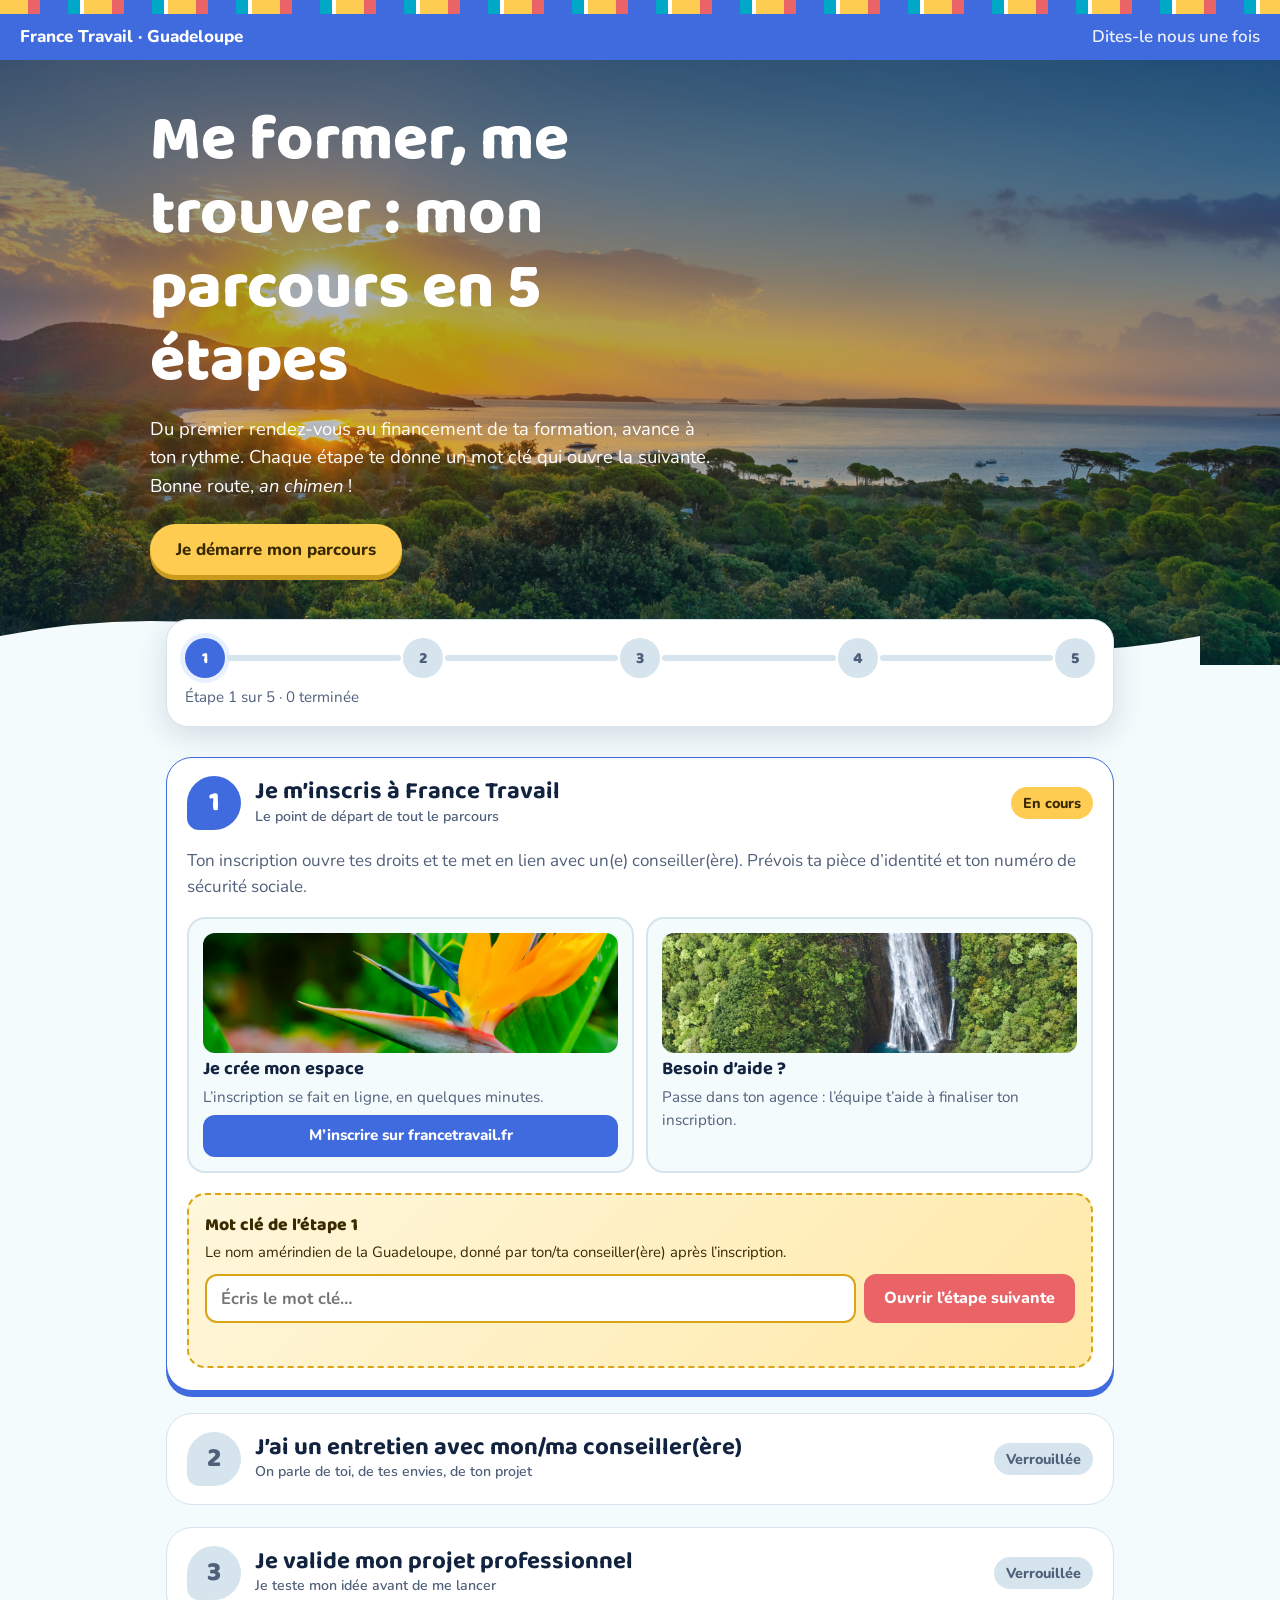
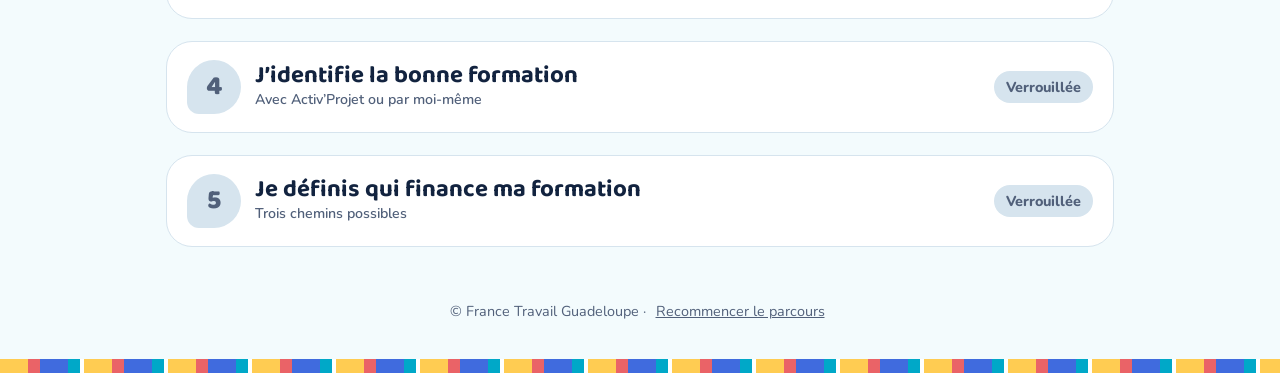
<file: index.html>
<!DOCTYPE html>
<html lang="fr">
<head>
<meta charset="UTF-8">
<meta name="viewport" content="width=device-width, initial-scale=1, viewport-fit=cover">
<title>Mon parcours pour me former – France Travail Guadeloupe</title>
<link rel="preconnect" href="https://fonts.googleapis.com">
<link href="https://fonts.googleapis.com/css2?family=Baloo+2:wght@600;800&family=Nunito:wght@400;600;800&display=swap" rel="stylesheet">
<style>
:root{
  box-sizing:border-box;padding-top:env(safe-area-inset-top,0px);padding-bottom:env(safe-area-inset-bottom,0px);
  --bg:#f3fbfd;--card:#fff;--ink:#12233f;--muted:#51607a;--line:#d6e4ee;
  --ft:#406bde;--ft-d:#2b4fb8;--sea:#00a8c8;--sun:#ffcc52;--hib:#ea6367;--leaf:#1f9d6b;
  --soft:#e8f0ff;--done:#e6f7ef;
  color-scheme:light;
}
@media (prefers-color-scheme:dark){:root:not([data-theme="light"]){
  --bg:#0c1626;--card:#13233b;--ink:#eaf1fb;--muted:#a3b3cc;--line:#26395a;--soft:#18305e;--done:#12342a;--ft:#6f94ff;--ft-d:#8aa8ff;color-scheme:dark}}
:root[data-theme="dark"]{--bg:#0c1626;--card:#13233b;--ink:#eaf1fb;--muted:#a3b3cc;--line:#26395a;--soft:#18305e;--done:#12342a;--ft:#6f94ff;--ft-d:#8aa8ff;color-scheme:dark}
html{scroll-padding-top:env(safe-area-inset-top,0px);scroll-behavior:smooth}
*{box-sizing:border-box}
body{margin:0;background:var(--bg);color:var(--ink);font:17px/1.55 Nunito,system-ui,sans-serif}
h1,h2,h3{font-family:"Baloo 2",Nunito,system-ui,sans-serif;line-height:1.15;margin:0}
a{color:var(--ft-d);font-weight:700}
:focus-visible{outline:3px solid var(--sun);outline-offset:2px}
.madras{height:14px;background:repeating-linear-gradient(90deg,var(--sun) 0 28px,var(--hib) 28px 40px,var(--ft) 40px 68px,var(--sea) 68px 80px,#fff 80px 84px)}
.top{background:var(--ft);color:#fff;padding:10px 20px;font-weight:800;display:flex;justify-content:space-between;gap:10px;flex-wrap:wrap}
.top span:last-child{font-weight:600;opacity:.9}

/* HERO */
.hero{background:linear-gradient(180deg,var(--ft) 0%,var(--sea) 100%);color:#fff;position:relative;overflow:hidden;padding:44px 20px 90px}
.hero-in{max-width:980px;margin:auto;position:relative;z-index:2}
.hero h1{font-size:clamp(2.2rem,6vw,4rem);font-weight:800;max-width:15ch}
.hero p{max-width:52ch;font-size:1.15rem;margin:16px 0 24px}
.cta{display:inline-block;background:var(--sun);color:#3a2a00;text-decoration:none;font-weight:800;padding:14px 26px;border-radius:99px;box-shadow:0 5px 0 #c99a1c;border:0;font:800 1.05rem Nunito,sans-serif;cursor:pointer}
.cta:active{transform:translateY(3px);box-shadow:0 2px 0 #c99a1c}
.sun{position:absolute;right:-60px;top:-60px;width:260px;height:260px;border-radius:50%;background:radial-gradient(circle,var(--sun) 0 45%,rgba(255,204,82,.35) 46% 70%,transparent 71%);animation:glow 6s ease-in-out infinite alternate}
@keyframes glow{to{transform:scale(1.08)}}
.waves{position:absolute;left:0;right:0;bottom:-1px;height:60px;z-index:1}


/* PROGRESSION */
.track{max-width:980px;margin:-46px auto 0;padding:0 16px;position:relative;z-index:3}
.track-box{background:var(--card);border-radius:22px;padding:16px 18px;box-shadow:0 8px 30px rgba(18,35,63,.15);border:1px solid var(--line)}
.dots{display:flex;align-items:center;gap:0;margin:2px 0 8px}
.dot{flex:0 0 auto;width:40px;height:40px;border-radius:50%;display:grid;place-items:center;font:800 1rem "Baloo 2",sans-serif;background:var(--line);color:var(--muted);text-decoration:none}
.dot.cur{background:var(--ft);color:#fff;box-shadow:0 0 0 5px var(--soft)}
.dot.ok{background:var(--leaf);color:#fff}
.bar{flex:1;height:6px;background:var(--line);border-radius:4px;margin:0 2px;overflow:hidden}
.bar i{display:block;height:100%;width:0;background:var(--leaf);transition:width .5s}
.track-box p{margin:0;color:var(--muted);font-size:.95rem}

/* ÉTAPES */
main{max-width:980px;margin:0 auto;padding:30px 16px 20px}
.step{background:var(--card);border:1px solid var(--line);border-radius:26px;margin:0 0 22px;position:relative;overflow:hidden}
.step-h{display:flex;align-items:center;gap:14px;padding:18px 20px}
.step-n{flex:0 0 auto;width:54px;height:54px;border-radius:50% 50% 50% 12px;background:var(--ft);color:#fff;display:grid;place-items:center;font:800 1.7rem "Baloo 2",sans-serif}
.step h2{font-size:1.5rem}
.step-h small{display:block;color:var(--muted);font-weight:600}
.badge{margin-left:auto;font-weight:800;font-size:.9rem;padding:5px 12px;border-radius:99px;background:var(--line);color:var(--muted);white-space:nowrap}
.step.locked .step-n{background:var(--line);color:var(--muted)}
.step.open{border-color:var(--ft);box-shadow:0 6px 0 var(--ft)}
.step.open .badge{background:var(--sun);color:#3a2a00}
.step.done{border-color:var(--leaf)}
.step.done .step-n{background:var(--leaf)}
.step.done .badge{background:var(--done);color:var(--leaf)}
.step-b{display:none;padding:0 20px 22px}
.step.open .step-b,.step.done .step-b{display:block}
.step.done .step-b{display:none}
.step.done.peek .step-b{display:block}
.peekbtn{background:none;border:0;color:var(--ft-d);font:700 .9rem Nunito;cursor:pointer;margin-left:8px;text-decoration:underline}
.lead{margin:0 0 16px;color:var(--muted)}
.grid{display:grid;gap:12px;grid-template-columns:repeat(auto-fit,minmax(220px,1fr))}
.tile{border:2px solid var(--line);border-radius:18px;padding:14px;background:var(--bg);display:flex;flex-direction:column;gap:6px}
.tile h3{font-size:1.15rem}
.tile p{margin:0;font-size:.95rem;color:var(--muted)}
.pic{position:relative;height:120px;border-radius:12px;overflow:hidden;background:var(--soft);flex:0 0 auto}.pic svg,.pic img{position:absolute;inset:0;width:100%;height:100%;object-fit:cover;display:block}.hero-pic{position:absolute;inset:0;height:auto;border-radius:0;background:none;z-index:0}.hero-pic svg{top:auto;height:62%}.hero-pic.has-photo::after{content:"";position:absolute;inset:0;background:linear-gradient(180deg,rgba(18,35,63,.6),rgba(18,35,63,.2) 65%,rgba(0,100,140,.25))}.end-pic{max-width:300px;height:150px;margin:0 auto 14px;border:4px solid #fff;border-radius:20px}
.tile a.btn,.btn{margin-top:auto;display:inline-block;text-decoration:none;background:var(--ft);color:#fff;font-weight:800;padding:9px 16px;border-radius:12px;text-align:center;font-size:.95rem}
.tile label{display:flex;gap:8px;align-items:center;font-weight:700;font-size:.95rem;cursor:pointer;margin-top:4px}
.tile input[type=checkbox]{width:22px;height:22px;accent-color:var(--leaf)}
.tile.checked{border-color:var(--leaf);background:var(--done)}
.tip{background:var(--soft);border-radius:14px;padding:12px 14px;margin:14px 0 0;font-size:.95rem}
.tabs{display:flex;gap:8px;flex-wrap:wrap;margin:0 0 14px}
.tab{border:2px solid var(--ft);background:transparent;color:var(--ft-d);font:800 .95rem Nunito;padding:8px 14px;border-radius:99px;cursor:pointer}
.tab[aria-selected=true]{background:var(--ft);color:#fff}
.org{border-left:6px solid var(--sea);background:var(--bg);border-radius:12px;padding:12px 14px}
.org h3{font-size:1.1rem}.org p{margin:3px 0 0;font-size:.92rem;color:var(--muted)}
.empty{grid-column:1/-1;border:2px dashed var(--line);border-radius:14px;padding:16px;color:var(--muted)}
.fin{border-top:8px solid var(--c,var(--ft))}
.fin ol{margin:4px 0 6px;padding-left:20px;font-size:.93rem;color:var(--muted)}

/* MOT CLÉ */
.key{margin-top:20px;background:linear-gradient(135deg,#fff7dc,#ffe9a8);color:#3a2a00;border-radius:18px;padding:16px;border:2px dashed #d9a516}
.key b{font:800 1.1rem "Baloo 2",sans-serif}
.key p{margin:2px 0 10px;font-size:.93rem}
.key form{display:flex;gap:8px;flex-wrap:wrap}
.key input{flex:1 1 180px;font:700 1.05rem Nunito;padding:11px 14px;border-radius:12px;border:2px solid #d9a516;background:#fff;color:#12233f}
.key button{background:var(--hib);color:#fff;border:0;border-radius:12px;font:800 1rem Nunito;padding:11px 20px;cursor:pointer}
.msg{min-height:1.4em;margin-top:6px;font-weight:700;font-size:.93rem}
.msg.err{color:#a1262a}
.shake{animation:sh .35s}
@keyframes sh{25%{transform:translateX(-7px)}75%{transform:translateX(7px)}}

/* FIN */
.end{display:none;text-align:center;background:linear-gradient(135deg,var(--ft),var(--sea));color:#fff;border-radius:28px;padding:36px 20px;margin-bottom:22px}
.end.show{display:block}
.end h2{font-size:2.2rem}.end p{max-width:48ch;margin:10px auto 18px}
.end .big{font-size:3.5rem}
.end .cta{margin:4px}
footer{text-align:center;color:var(--muted);padding:10px 16px 36px;font-size:.9rem}
.reset{background:none;border:0;color:var(--muted);text-decoration:underline;cursor:pointer;font:inherit}
@media (max-width:560px){.badge{display:none}.palm{display:none}.step-h{padding:14px}.step-b{padding:0 14px 18px}}
@media (prefers-reduced-motion:reduce){*{animation:none!important;transition:none!important;scroll-behavior:auto!important}}
</style>
</head>
<body>
<div class="madras"></div>
<div class="top"><span>France Travail · Guadeloupe</span><span>Dites-le nous une fois</span></div>

<header class="hero">
  <div class="sun"></div>
  <div class="pic hero-pic" data-scene="hero" data-photo="media/accueil.jpg" aria-hidden="true"></div>
  <div class="hero-in">
    <h1>Me former, me trouver : mon parcours en 5 étapes</h1>
    <p>Du premier rendez-vous au financement de ta formation, avance à ton rythme. Chaque étape te donne un mot clé qui ouvre la suivante. Bonne route, <i>an chimen</i> !</p>
    <a class="cta" href="#etapes" id="go">Je démarre mon parcours</a>
  </div>
  <svg class="waves" viewBox="0 0 1200 60" preserveAspectRatio="none" aria-hidden="true"><path d="M0 30 Q150 0 300 30 T600 30 T900 30 T1200 30 V60 H0Z" fill="var(--bg)"/></svg>
</header>

<section class="track" aria-label="Ma progression">
  <div class="track-box">
    <div class="dots" id="dots"></div>
    <p id="prog">Étape 1 sur 5</p>
  </div>
</section>

<main id="etapes">

  <!-- ÉTAPE 1 -->
  <article class="step" data-i="0">
    <div class="step-h"><div class="step-n">1</div><div><h2>Je m’inscris à France Travail</h2><small>Le point de départ de tout le parcours</small></div><span class="badge"></span></div>
    <div class="step-b">
      <p class="lead">Ton inscription ouvre tes droits et te met en lien avec un(e) conseiller(ère). Prévois ta pièce d’identité et ton numéro de sécurité sociale.</p>
      <div class="grid">
        <div class="tile"><div class="pic" data-scene="town" data-photo="media/img-1.jpg"></div><h3>Je crée mon espace</h3><p>L’inscription se fait en ligne, en quelques minutes.</p><a class="btn" href="https://www.francetravail.fr/accueil/" target="_blank" rel="noopener">M’inscrire sur francetravail.fr</a></div>
        <div class="tile"><div class="pic" data-scene="madras" data-photo="media/img-2.jpg"></div><h3>Besoin d’aide ?</h3><p>Passe dans ton agence : l’équipe t’aide à finaliser ton inscription.</p></div>
      </div>
    </div>
  </article>

  <!-- ÉTAPE 2 -->
  <article class="step" data-i="1">
    <div class="step-h"><div class="step-n">2</div><div><h2>J’ai un entretien avec mon/ma conseiller(ère)</h2><small>On parle de toi, de tes envies, de ton projet</small></div><span class="badge"></span></div>
    <div class="step-b">
      <p class="lead">C’est le moment de dire où tu en es et où tu veux aller. Ton ou ta conseiller(ère) t’écoute et construit le parcours avec toi.</p>
      <div class="grid">
        <div class="tile"><div class="pic" data-scene="cane" data-photo="media/img-3.jpg"></div><h3>J’apporte</h3><p>Mon CV (même imparfait), mes diplômes, mes idées de métiers.</p></div>
        <div class="tile"><div class="pic" data-scene="sunset" data-photo="media/img-4.jpg"></div><h3>Je pose mes questions</h3><p>Formations, financement, immersions : tout se demande à l’entretien.</p></div>
        <div class="tile"><div class="pic" data-scene="beach" data-photo="media/img-5.jpg"></div><h3>Je prends rendez-vous</h3><p>Depuis mon espace personnel ou en agence.</p></div>
      </div>
    </div>
  </article>

  <!-- ÉTAPE 3 -->
  <article class="step" data-i="2">
    <div class="step-h"><div class="step-n">3</div><div><h2>Je valide mon projet professionnel</h2><small>Je teste mon idée avant de me lancer</small></div><span class="badge"></span></div>
    <div class="step-b">
      <p class="lead">Quatre façons de vérifier que le métier te correspond. Coche celles que tu as faites, puis entre le mot clé.</p>
      <div class="grid" id="sub">
        <div class="tile"><div class="pic" data-scene="waterfall" data-photo="media/img-6.jpg"></div><h3>1. Réaliser une enquête métier</h3><p>Sur papier, en interview d’un pro, ou avec MyJobGlasses.</p><a class="btn" href="https://www.myjobglasses.com" target="_blank" rel="noopener">Aller sur MyJobGlasses</a><label><input type="checkbox"> C’est fait</label></div>
        <div class="tile"><div class="pic" data-scene="town" data-photo="media/img-7.jpg"></div><h3>2. Faire une immersion en entreprise</h3><p>Quelques jours sur le terrain pour voir le métier de près.</p><a class="btn" href="https://immersion-facile.beta.gouv.fr/" target="_blank" rel="noopener">Immersion Facilitée</a><label><input type="checkbox"> C’est fait</label></div>
        <div class="tile"><div class="pic" data-scene="hibiscus" data-photo="media/img-8.jpg"></div><h3>3. Participer à l’atelier Activ’Projet</h3><p>Un atelier pour clarifier ton projet et trouver tes pistes. Demande à ton/ta conseiller(ère) la prochaine session.</p><label><input type="checkbox"> C’est fait</label></div>
        <div class="tile"><div class="pic" data-scene="volcano" data-photo="media/img-9.jpg"></div><h3>4. Explorer Métierscope</h3><p>Compare tes compétences avec celles des métiers qui recrutent.</p><a class="btn" href="https://dataemploi.francetravail.fr/metierscope" target="_blank" rel="noopener">Aller sur Métierscope</a><label><input type="checkbox"> C’est fait</label></div>
      </div>
    </div>
  </article>

  <!-- ÉTAPE 4 -->
  <article class="step" data-i="3">
    <div class="step-h"><div class="step-n">4</div><div><h2>J’identifie la bonne formation</h2><small>Avec Activ’Projet ou par moi-même</small></div><span class="badge"></span></div>
    <div class="step-b">
      <p class="lead">Activ’Projet t’aide à choisir, mais tu peux aussi chercher seul(e). Voici les organismes de formation de Guadeloupe, île par île.</p>
      <div class="tabs" role="tablist" id="tabs"></div>
      <div class="grid" id="orgs"></div>
      <p class="tip">Une formation te plaît ? Note son nom et parles-en à ton/ta conseiller(ère) : il ou elle vérifie qu’elle correspond à ton projet.</p>
    </div>
  </article>

  <!-- ÉTAPE 5 -->
  <article class="step" data-i="4">
    <div class="step-h"><div class="step-n">5</div><div><h2>Je définis qui finance ma formation</h2><small>Trois chemins possibles</small></div><span class="badge"></span></div>
    <div class="step-b">
      <p class="lead">Selon ta situation, la formation peut être financée par France Travail, par la Région ou par toi-même avec ton CPF.</p>
      <div class="grid">
        <div class="tile fin" style="--c:var(--ft)"><div class="pic" data-scene="volcano" data-photo="media/img-10.jpg"></div><h3>France Travail</h3><p>Consulte les formations financées et repère celle de ton projet.</p><ol><li>Va sur le site des formations</li><li>Filtre sur la Guadeloupe</li><li>Valide avec ton/ta conseiller(ère)</li></ol><a class="btn" href="https://candidat.francetravail.fr/formations/" target="_blank" rel="noopener">Voir les formations</a></div>
        <div class="tile fin" style="--c:var(--hib)"><div class="pic" data-scene="hibiscus" data-photo="media/img-11.jpg"></div><h3>La Région Guadeloupe</h3><p>Pour une demande de financement régional :</p><ol><li>Choisis ta formation et son organisme</li><li>Demande à ton/ta conseiller(ère) le dossier à remplir</li><li>Dépose-le auprès des services de la Région</li></ol><a class="btn" href="https://www.regionguadeloupe.fr" target="_blank" rel="noopener">Site de la Région</a></div>
        <div class="tile fin" style="--c:var(--sun)"><div class="pic" data-scene="beach" data-photo="media/img-12.jpg"></div><h3>Moi-même (CPF)</h3><p>J’utilise mes droits acquis avec Mon Compte Formation.</p><ol><li>Je me connecte avec mon numéro de sécurité sociale</li><li>Je consulte mon solde</li><li>Je choisis et je réserve ma formation</li></ol><a class="btn" href="https://www.moncompteformation.gouv.fr" target="_blank" rel="noopener">Mon Compte Formation</a></div>
      </div>
    </div>
  </article>

  <section class="end" id="end">
    <div class="pic end-pic" data-scene="sunset" data-photo="media/fin.jpg"></div>
    <h2>Bravo, ton parcours est tracé !</h2>
    <p>Tu sais où tu vas, quelle formation viser et comment la financer. Retourne voir ton/ta conseiller(ère) pour passer à l’action.</p>
    <a class="cta" href="https://www.francetravail.fr/accueil/" target="_blank" rel="noopener">Voir les offres France Travail</a>
    <a class="cta" href="questionnaire.html">Donner mon avis</a>
  </section>
</main>

<footer>© France Travail Guadeloupe · <button class="reset" id="reset">Recommencer le parcours</button></footer>
<div class="madras"></div>

<script>
/* ====== À MODIFIER ICI ======
   Mots clés : un par étape (accents et majuscules ignorés).
   Astuce : le/la conseiller(ère) donne le mot à la fin de chaque étape. */
const KEYWORDS = [
  { word: "KARUKERA", hint: "Le nom amérindien de la Guadeloupe, donné par ton/ta conseiller(ère) après l’inscription." },
  { word: "GWADLOUP", hint: "Ton/ta conseiller(ère) te le donne à la fin de l’entretien." },
  { word: "MADRAS",   hint: "Il t’est donné quand tu as terminé tes actions de validation (étape 3)." },
  { word: "BOKIT",    hint: "Demande-le à ton/ta conseiller(ère) quand tu as choisi une formation." },
  { word: "TI-PUNCH", hint: "À récupérer une fois ton mode de financement identifié." }
];
/* Organismes par île. À compléter avec votre liste complète. */
const ORGS = {
  "Grande-Terre": [
    { n: "IFACOM Formation", a: "60-70 quai Ferdinand de Lesseps, Centre Saint John Perse, Pointe-à-Pitre" },
    { n: "CCI des Îles de Guadeloupe", a: "Rue Félix Eboué, Pointe-à-Pitre" },
    { n: "GRETA Grande-Terre", a: "Résidence Les Cannelières, Morne l’Épingle, Les Abymes", w: "https://www.gretagrandeterre.fr/" },
    { n: "CFA polyvalent de l’Académie de la Guadeloupe", a: "Résidence Les Cannelières, Providence, Les Abymes" }
  ],
  "Basse-Terre": [],
  "Marie-Galante": [],
  "Les Saintes": [],
  "La Désirade": []
};

/* ====== MOTEUR ====== */
const $ = s => document.querySelector(s), $$ = s => [...document.querySelectorAll(s)];
const norm = t => t.toLowerCase().normalize("NFD").replace(/[\u0300-\u036f]/g,"").replace(/[^a-z0-9]/g,"");
const steps = $$(".step"), N = steps.length;
let state = { unlocked: 0, subs: [false,false,false,false] };
try { const s = JSON.parse(localStorage.getItem("parcours-gp")); if (s && typeof s.unlocked === "number") state = s; } catch(e){}
const save = () => { try { localStorage.setItem("parcours-gp", JSON.stringify(state)); } catch(e){} };

/* Mot clé sous chaque étape */
steps.forEach((el, i) => {
  const k = document.createElement("div");
  k.className = "key";
  const last = i === N - 1;
  k.innerHTML = '<b>Mot clé de l’étape ' + (i+1) + '</b><p>' + KEYWORDS[i].hint + '</p>' +
    '<form autocomplete="off"><input type="text" aria-label="Mot clé de l’étape ' + (i+1) + '" placeholder="Écris le mot clé…">' +
    '<button type="submit">' + (last ? "Terminer mon parcours" : "Ouvrir l’étape suivante") + '</button></form><div class="msg" role="status"></div>';
  el.querySelector(".step-b").appendChild(k);
  const form = k.querySelector("form"), msg = k.querySelector(".msg"), input = k.querySelector("input");
  form.addEventListener("submit", e => {
    e.preventDefault();
    if (norm(input.value) === norm(KEYWORDS[i].word)) {
      if (state.unlocked <= i) state.unlocked = i + 1;
      save(); render(true);
    } else {
      msg.className = "msg err";
      msg.textContent = "Ce n’est pas le bon mot. Vérifie auprès de ton/ta conseiller(ère) et réessaie.";
      form.classList.remove("shake"); void form.offsetWidth; form.classList.add("shake");
    }
  });
});

/* Sous-points étape 3 */
$$("#sub .tile").forEach((t, i) => {
  const cb = t.querySelector("input");
  cb.checked = !!state.subs[i];
  t.classList.toggle("checked", cb.checked);
  cb.addEventListener("change", () => { state.subs[i] = cb.checked; t.classList.toggle("checked", cb.checked); save(); });
});

/* Organismes par île */
const tabs = $("#tabs");
Object.keys(ORGS).forEach((isle, i) => {
  const b = document.createElement("button");
  b.className = "tab"; b.type = "button"; b.setAttribute("role","tab");
  b.textContent = isle + (ORGS[isle].length ? " (" + ORGS[isle].length + ")" : "");
  b.addEventListener("click", () => showIsle(isle));
  tabs.appendChild(b);
});
function showIsle(isle) {
  $$(".tab").forEach(b => b.setAttribute("aria-selected", b.textContent.startsWith(isle)));
  const list = ORGS[isle];
  $("#orgs").innerHTML = list.length
    ? list.map(o => '<div class="org"><h3>' + o.n + '</h3><p>' + o.a + '</p>' +
        (o.w ? '<p><a href="' + o.w + '" target="_blank" rel="noopener">Site web</a></p>' : '') + '</div>').join("")
    : '<div class="empty">Les organismes de ' + isle + ' arrivent bientôt. En attendant, demande la liste à ton/ta conseiller(ère).</div>';
}
showIsle("Grande-Terre");

/* Affichage */
function render(scroll) {
  const u = state.unlocked;
  steps.forEach((el, i) => {
    el.classList.remove("locked","open","done");
    const badge = el.querySelector(".badge");
    if (i < u) { el.classList.add("done"); badge.textContent = "Terminée ✓"; }
    else if (i === u) { el.classList.add("open"); badge.textContent = "En cours"; }
    else { el.classList.add("locked"); badge.textContent = "Verrouillée"; }
    /* revoir une étape terminée */
    const h = el.querySelector(".step-h");
    let pk = h.querySelector(".peekbtn");
    if (i < u && !pk) {
      pk = document.createElement("button"); pk.className = "peekbtn"; pk.type = "button"; pk.textContent = "Revoir";
      pk.addEventListener("click", () => { const o = el.classList.toggle("peek"); pk.textContent = o ? "Replier" : "Revoir"; });
      h.querySelector("div:nth-child(2)").appendChild(pk);
    }
  });
  $("#dots").innerHTML = steps.map((_, i) =>
    '<a class="dot ' + (i < u ? "ok" : i === u ? "cur" : "") + '" href="#" aria-label="Étape ' + (i+1) + '">' + (i < u ? "✓" : i+1) + '</a>' +
    (i < N-1 ? '<span class="bar"><i style="width:' + (i < u ? 100 : 0) + '%"></i></span>' : "")).join("");
  $$(".dot").forEach((d, i) => d.addEventListener("click", e => { e.preventDefault(); if (i <= u) steps[i].scrollIntoView({behavior:"smooth", block:"start"}); }));
  $("#prog").textContent = u >= N ? "Parcours terminé : bravo !" : "Étape " + (u+1) + " sur " + N + " · " + u + " terminée" + (u > 1 ? "s" : "");
  $("#end").classList.toggle("show", u >= N);
  if (scroll) {
    const t = u >= N ? $("#end") : steps[u];
    setTimeout(() => t.scrollIntoView({ behavior: "smooth", block: "start" }), 150);
  }
}
$("#reset").addEventListener("click", () => {
  if (confirm("Recommencer le parcours depuis l’étape 1 ?")) { state = { unlocked: 0, subs: [false,false,false,false] }; save(); location.reload(); }
});
/* ====== IMAGES : illustrations de Guadeloupe ======
   Pour des vraies photos HD, déposer media/accueil.jpg, media/img-1.jpg … img-12.jpg, media/fin.jpg
   à côté de index.html : elles recouvrent automatiquement les illustrations. */
let gid = 0;
const S = (a, b, body) => { const g = "g" + gid++; return '<svg viewBox="0 0 400 200" preserveAspectRatio="xMidYMid slice" aria-hidden="true"><defs><linearGradient id="' + g + '" x1="0" y1="0" x2="0" y2="1"><stop offset="0" stop-color="' + a + '"/><stop offset="1" stop-color="' + b + '"/></linearGradient></defs><rect width="400" height="200" fill="url(#' + g + ')"/>' + body + '</svg>'; };
const sea = (y, c1, c2) => `<rect y="${y}" width="400" height="${200 - y}" fill="${c1}"/><path d="M0 ${y + 14} Q50 ${y + 6} 100 ${y + 14} T200 ${y + 14} T300 ${y + 14} T400 ${y + 14} V200 H0Z" fill="${c2}" opacity=".6"/>`;
const sun = (x, y, r, c = "#ffcc52") => `<circle cx="${x}" cy="${y}" r="${r * 1.7}" fill="${c}" opacity=".3"/><circle cx="${x}" cy="${y}" r="${r}" fill="${c}"/>`;
const palm = (x, y, s = 1) => `<g transform="translate(${x} ${y}) scale(${s})"><path d="M0 0 Q8 -40 -2 -82" stroke="#7a4a21" stroke-width="7" fill="none" stroke-linecap="round"/><g transform="translate(-2 -82)" fill="#1f9d6b">${[-80, -40, 0, 40, 80, 125, -125].map(r => `<ellipse cx="30" rx="32" ry="7" transform="rotate(${r})"/>`).join("")}</g></g>`;
const boat = (x, y, hull, sail) => `<path d="M${x} ${y}h44l-7 11h-30z" fill="${hull}"/><path d="M${x + 22} ${y}V${y - 34}L${x + 42} ${y - 4}z" fill="${sail}"/>`;
const MC = ["#ea6367", "#406bde", "#12233f", "#00a8c8"];
const SCENES = {
  hero: () => '<svg viewBox="0 0 1200 220" preserveAspectRatio="xMidYMax slice" aria-hidden="true"><path d="M0 220V150L180 125L300 95L390 40L480 100L580 125L720 140L900 112L1050 132L1200 120V220Z" fill="#0f5a6a" opacity=".6"/><ellipse cx="396" cy="30" rx="46" ry="14" fill="#fff" opacity=".75"/><ellipse cx="436" cy="14" rx="34" ry="11" fill="#fff" opacity=".6"/><path d="M0 195Q300 168 600 190T1200 185V220H0Z" fill="#14705a"/>' + palm(930, 215, 1.7) + palm(1040, 220, 1.3) + palm(130, 220, 1.4) + '</svg>',
  beach: () => S("#6fd3ec", "#e8fbff", sun(320, 50, 22) + sea(110, "#00a8c8", "#4fd1e6") + '<path d="M0 160Q120 135 260 150T400 145V200H0Z" fill="#f6dfa4"/>' + palm(90, 172, 1.1) + palm(145, 178, .8)),
  volcano: () => S("#ffb36b", "#ffe6a8", sun(70, 45, 18, "#fff3c4") + '<path d="M0 150L110 112L170 82L215 40L260 76L300 100L400 140V200H0Z" fill="#2f6f5a"/><ellipse cx="228" cy="32" rx="26" ry="10" fill="#fff" opacity=".85"/><ellipse cx="252" cy="20" rx="22" ry="9" fill="#fff" opacity=".7"/><path d="M0 168Q100 150 200 168T400 162V200H0Z" fill="#1f9d6b"/>'),
  sunset: () => S("#ff7a59", "#ffd27a", sun(200, 108, 30, "#fff0b3") + sea(112, "#1b4f8f", "#406bde") + '<path d="M170 126h60M180 136h40M188 146h24" stroke="#ffd27a" stroke-width="3" stroke-linecap="round"/>' + boat(300, 116, "#12233f", "#fff")),
  town: () => S("#9be3f2", "#e8fbff", sun(350, 35, 16) + sea(122, "#00a8c8", "#4fd1e6") + '<rect x="20" y="86" width="40" height="36" fill="#ea6367"/><rect x="62" y="96" width="34" height="26" fill="#ffcc52"/><rect x="98" y="80" width="42" height="42" fill="#406bde"/><rect x="142" y="92" width="34" height="30" fill="#fff"/>' + boat(215, 130, "#12233f", "#fff") + boat(300, 142, "#ea6367", "#ffcc52")),
  cane: () => S("#bfe9f5", "#fff3c4", sun(70, 45, 18) + '<rect y="112" width="400" height="88" fill="#7cc26a"/>' + Array.from({ length: 26 }, (_, i) => `<path d="M${i * 16 + 4} 200Q${i * 16 + 10} 140 ${i * 16 - 4} ${95 + (i % 4) * 8}" stroke="${i % 2 ? "#2f8f4a" : "#1f6f3a"}" stroke-width="5" fill="none" stroke-linecap="round"/>`).join("")),
  waterfall: () => S("#a9e3d0", "#e8fbf2", '<path d="M0 200V70L90 40L150 85L200 30L260 80L330 45L400 75V200Z" fill="#1f7a55"/><path d="M186 58Q196 120 190 200h28Q214 120 212 60Z" fill="#fff" opacity=".9"/><ellipse cx="204" cy="192" rx="52" ry="10" fill="#fff" opacity=".7"/><path d="M0 172Q100 152 200 172T400 166V200H0Z" fill="#12604a"/>'),
  hibiscus: () => S("#2f8f4a", "#1f6f3a", '<ellipse cx="70" cy="150" rx="60" ry="20" fill="#3fae5f" transform="rotate(-20 70 150)"/><ellipse cx="335" cy="55" rx="60" ry="20" fill="#3fae5f" transform="rotate(-20 335 55)"/>' + [0, 72, 144, 216, 288].map(r => `<ellipse cx="200" cy="58" rx="27" ry="40" fill="#ea6367" transform="rotate(${r} 200 100)"/>`).join("") + '<circle cx="200" cy="100" r="10" fill="#ffcc52"/><path d="M200 100L232 68" stroke="#ffcc52" stroke-width="4" stroke-linecap="round"/>'),
  madras: () => S("#ffcc52", "#ffcc52", Array.from({ length: 10 }, (_, i) => `<rect x="${i * 40 + 6}" width="${[14, 6, 22, 8][i % 4]}" height="200" fill="${MC[i % 4]}" opacity=".8"/><rect y="${i * 22}" width="400" height="${[8, 14, 6, 10][i % 4]}" fill="${MC[(i + 1) % 4]}" opacity=".6"/>`).join(""))
};
$$(".pic").forEach(el => {
  el.innerHTML = SCENES[el.dataset.scene]();
  const im = new Image(); im.alt = "";
  im.onload = () => { const s = el.querySelector("svg"); if (s) s.remove(); el.appendChild(im); el.classList.add("has-photo"); };
  im.src = el.dataset.photo;
});
render(false);
</script>
</body>
</html>
</file>
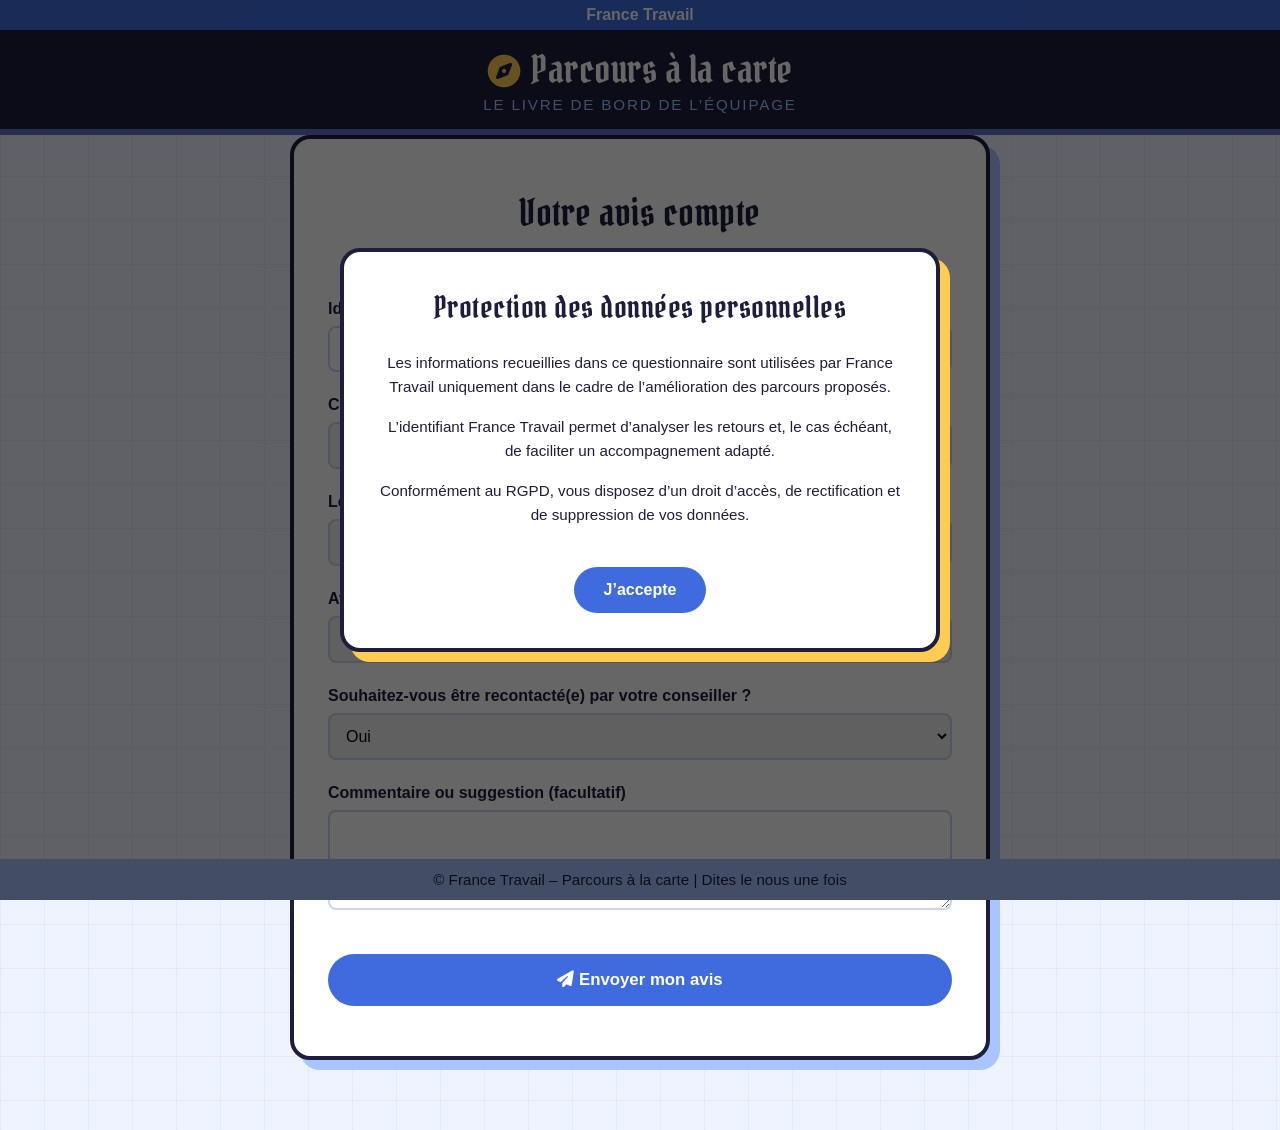
<file: questionnaire (1).html>
<!DOCTYPE html>
<html lang="fr">
<head>
<meta charset="UTF-8" />
<meta name="viewport" content="width=device-width, initial-scale=1.0">
<title>Questionnaire de satisfaction – France Travail</title>
<link rel="preconnect" href="https://fonts.googleapis.com">
<link href="https://fonts.googleapis.com/css2?family=Pirata+One&display=swap" rel="stylesheet">
<link rel="stylesheet" href="https://cdnjs.cloudflare.com/ajax/libs/font-awesome/6.5.0/css/all.min.css">
<link rel="stylesheet" href="style.css">
</head>
<body>

<div class="ft-header">France Travail</div>
<div class="header">
  <h1 class="title"><i class="fa-solid fa-compass"></i>Parcours à la carte</h1>
  <p class="sub">Le livre de bord de l’équipage</p>
</div>

<div id="decor"></div>

<!-- POPUP RGPD -->
<div class="rgpd-overlay" id="rgpdOverlay">
  <div class="rgpd-box">
    <h2 class="title">Protection des données personnelles</h2>
    <p>Les informations recueillies dans ce questionnaire sont utilisées par France Travail uniquement dans le cadre de l’amélioration des parcours proposés.</p>
    <p>L’identifiant France Travail permet d’analyser les retours et, le cas échéant, de faciliter un accompagnement adapté.</p>
    <p>Conformément au RGPD, vous disposez d’un droit d’accès, de rectification et de suppression de vos données.</p>
    <button class="rgpd-btn" id="acceptRgpd">J’accepte</button>
  </div>
</div>

<!-- FORMULAIRE -->
<main class="container survey" id="surveyContainer">
  <h2 class="title">Votre avis compte</h2>
  <p class="intro">Merci de consacrer quelques minutes à l’amélioration de nos parcours.</p>

  <form id="surveyForm">
    <label for="ftId">Identifiant France Travail *</label>
    <input type="text" id="ftId" required>

    <label for="q1">Ce parcours vous a-t-il été utile ?</label>
    <select id="q1">
      <option>Très utile</option><option>Utile</option><option>Peu utile</option><option>Pas du tout utile</option>
    </select>

    <label for="q2">Les informations étaient-elles claires ?</label>
    <select id="q2">
      <option>Très claires</option><option>Plutôt claires</option><option>Peu claires</option><option>Pas claires</option>
    </select>

    <label for="q3">Avez-vous identifié des opportunités suite à ce parcours ?</label>
    <select id="q3">
      <option>Oui</option><option>Pas encore</option><option>Non</option>
    </select>

    <label for="q4">Souhaitez-vous être recontacté(e) par votre conseiller ?</label>
    <select id="q4">
      <option>Oui</option><option>Non</option>
    </select>

    <label for="comment">Commentaire ou suggestion (facultatif)</label>
    <textarea id="comment" rows="4"></textarea>

    <button type="submit" class="submit-btn"><i class="fa-solid fa-paper-plane"></i> Envoyer mon avis</button>
  </form>
</main>

<div class="footer">© France Travail – Parcours à la carte | Dites le nous une fois</div>

<script src="data.js"></script>
<script src="common.js"></script>
<script>
/* ================= RGPD ================= */
const acceptBtn = document.getElementById("acceptRgpd");
const overlay = document.getElementById("rgpdOverlay");
acceptBtn.addEventListener("click", () => {
  acceptBtn.classList.add("accepted");
  acceptBtn.textContent = "Accepté";
  setTimeout(() => { overlay.style.display = "none"; }, 400);
});

/* ================= ENVOI PAR MAIL ================= */
document.getElementById("surveyForm").addEventListener("submit", function (e) {
  e.preventDefault();
  const body =
`Identifiant France Travail : ${document.getElementById("ftId").value}

Utilité du parcours : ${document.getElementById("q1").value}
Clarté des informations : ${document.getElementById("q2").value}
Opportunités identifiées : ${document.getElementById("q3").value}
Souhaite être recontacté(e) : ${document.getElementById("q4").value}

Commentaire :
${document.getElementById("comment").value}`;

  window.location.href =
    "mailto:" + encodeURIComponent(CONTACT_EMAIL) +
    "?subject=" + encodeURIComponent("Questionnaire de satisfaction – Parcours Guadeloupe") +
    "&body=" + encodeURIComponent(body);

  setTimeout(() => { window.location.href = "thankyou.html"; }, 1500);
});
</script>
</body>
</html>
</file>
<file: style.css>
/* =====================================================
   PARCOURS À LA CARTE – CHASSE AU TRÉSOR
   Charte France Travail conservée :
   #406bde  #1d1e3c  #6370c9  #a9c4ff  #FFCC52  #6A408B  #ea6367  #00a8e8  #2ecc71
   ===================================================== */
:root{
  --ft:#406bde; --ft-dark:#3559b8;
  --navy:#1d1e3c; --indigo:#6370c9; --sky:#a9c4ff;
  --cyan:#00a8e8; --gold:#FFCC52; --purple:#6A408B;
  --coral:#ea6367; --green:#2ecc71; --chart:#eef3ff;
}
*{box-sizing:border-box}
html{scroll-behavior:smooth}
body{
  margin:0;
  font-family:"Marianne",Arial,sans-serif;
  color:var(--navy);
  background-color:var(--chart);
  /* quadrillage de carte marine */
  background-image:
    linear-gradient(rgba(64,107,222,.07) 1px,transparent 1px),
    linear-gradient(90deg,rgba(64,107,222,.07) 1px,transparent 1px);
  background-size:44px 44px;
  min-height:100vh;
  padding-bottom:70px;
  overflow-x:hidden;
  position:relative;
}
.title{font-family:"Pirata One","Marianne",Georgia,serif;font-weight:400;letter-spacing:.5px}

/* ---------- Bandeaux ---------- */
.ft-header{background:var(--ft);color:#fff;text-align:center;padding:6px 0;font-weight:bold;font-size:16px;position:relative;z-index:10}
.header{
  background:var(--navy);color:#fff;padding:18px 10px 16px;text-align:center;
  border-bottom:6px solid var(--indigo);position:relative;z-index:10;
}
.header h1{margin:0;font-size:2.4rem;line-height:1.1}
.header h1 i{color:var(--gold);margin-right:10px;font-size:.85em}
.header .sub{margin:6px 0 0;color:var(--sky);font-size:.95rem;letter-spacing:.12em;text-transform:uppercase}

/* ---------- Décor : pièces d'or flottantes ---------- */
#decor{position:fixed;inset:0;pointer-events:none;overflow:hidden;z-index:0}
.coin{
  position:absolute;bottom:-120px;border-radius:50%;opacity:.4;
  animation:floatUp linear infinite;
}
.coin.gold{background:radial-gradient(circle at 30% 30%,#ffe9a8,var(--gold) 60%,#d9a420);border:2px solid #b9871a}
@keyframes floatUp{from{transform:translateY(0) rotate(0);opacity:.4}to{transform:translateY(-125vh) rotate(360deg);opacity:0}}

/* ---------- Conteneur ---------- */
.container{max-width:1100px;margin:auto;padding:50px 20px 40px;position:relative;z-index:2;opacity:0;transform:translateY(30px);animation:fadeIn 1s ease forwards}
@keyframes fadeIn{to{opacity:1;transform:none}}
.section-title{text-align:center;font-size:2.1rem;margin:70px 0 28px}
.section-title i{color:var(--gold);margin-right:8px}

/* ---------- Hero ---------- */
.hero{display:grid;grid-template-columns:1.05fr 1fr;gap:50px;align-items:center}
.hero-text{font-size:1.12rem;line-height:1.7}
.hero-text .kicker{display:inline-block;background:var(--gold);color:var(--navy);font-weight:700;padding:5px 14px;border-radius:30px;font-size:.85rem;letter-spacing:.08em;text-transform:uppercase}
.hero-text h2{font-size:2.8rem;line-height:1.05;margin:14px 0 14px}
.frame{
  position:relative;border:6px solid var(--navy);border-radius:16px;overflow:hidden;
  box-shadow:12px 12px 0 var(--gold);transform:rotate(1.5deg);background:var(--navy);aspect-ratio:16/10;
}
.frame img,.frame video{width:100%;height:100%;object-fit:cover;display:block}
.frame video{position:absolute;inset:0}
.frame .credit{position:absolute;right:8px;bottom:6px;background:rgba(29,30,60,.75);color:#fff;font-size:.7rem;padding:2px 8px;border-radius:10px}

/* ---------- Étapes « comment ça marche » ---------- */
.steps-grid{display:grid;grid-template-columns:repeat(auto-fit,minmax(220px,1fr));gap:26px}
.how{background:#fff;border:3px solid var(--navy);border-radius:18px;padding:30px 22px 24px;text-align:center;position:relative;box-shadow:6px 6px 0 var(--sky)}
.how .num{position:absolute;top:-20px;left:50%;transform:translateX(-50%);width:40px;height:40px;border-radius:50%;background:var(--gold);color:var(--navy);font-weight:800;display:grid;place-items:center;border:3px solid var(--navy);font-size:1.1rem}
.how i{font-size:2rem;color:var(--ft);margin:6px 0 10px}
.how h3{margin:0 0 6px;font-size:1.1rem}
.how p{margin:0;font-size:.95rem;line-height:1.5}

/* ---------- Cartes parcours ---------- */
.cards{display:grid;grid-template-columns:repeat(auto-fit,minmax(300px,1fr));gap:44px}
.card{
  position:relative;overflow:hidden;min-height:340px;border-radius:22px;cursor:pointer;color:#fff;
  background:var(--navy) center/cover no-repeat;display:flex;flex-direction:column;justify-content:flex-end;
  padding:30px;text-decoration:none;
  animation:glow 3s infinite ease-in-out;transition:transform .2s ease;
}
.card::before{content:"";position:absolute;inset:0;background:linear-gradient(180deg,rgba(29,30,60,.05) 0%,rgba(29,30,60,.92) 78%)}
.card::after{content:"";position:absolute;inset:0;background:radial-gradient(circle at center,rgba(255,255,255,.25),transparent 60%);opacity:0;transition:opacity .3s}
.card:hover{transform:translateY(-6px)}
.card:hover::after{opacity:1}
.card:active{transform:scale(.97)}
.card>*{position:relative;z-index:1}
.card .ribbon{position:absolute;top:22px;left:-6px;background:var(--gold);color:var(--navy);font-weight:800;padding:6px 20px 6px 18px;border-radius:0 30px 30px 0;z-index:2;box-shadow:0 4px 10px rgba(0,0,0,.3)}
.card h2{margin:0 0 8px;font-size:2.1rem}
.card .meta{display:flex;flex-wrap:wrap;gap:14px;font-size:.95rem;color:var(--sky);margin-bottom:16px}
.card .go{display:inline-flex;align-items:center;gap:10px;align-self:flex-start;background:var(--coral);color:#fff;font-weight:700;padding:11px 22px;border-radius:30px}
@keyframes glow{0%{box-shadow:0 0 12px rgba(64,107,222,.4)}50%{box-shadow:0 0 30px rgba(64,107,222,.85)}100%{box-shadow:0 0 12px rgba(64,107,222,.4)}}

/* ---------- Établissements partenaires ---------- */
.crew{display:flex;flex-wrap:wrap;gap:16px;justify-content:center}
.chip{background:#fff;border:3px solid var(--navy);border-radius:16px;padding:14px 20px;text-decoration:none;color:var(--navy);min-width:220px;text-align:center;transition:transform .2s,box-shadow .2s}
.chip:hover{transform:translateY(-4px);box-shadow:0 10px 22px rgba(0,0,0,.18)}
.chip b{display:block;font-size:1.02rem}
.chip span{font-size:.85rem;color:var(--indigo)}
.chip i{color:var(--gold);margin-right:6px;text-shadow:0 0 1px var(--navy)}

/* ---------- Galerie ---------- */
.gallery{display:grid;grid-template-columns:repeat(auto-fit,minmax(240px,1fr));gap:22px}
.gallery figure{margin:0;border:4px solid var(--navy);border-radius:14px;overflow:hidden;background:#fff;box-shadow:6px 6px 0 var(--sky)}
.gallery img{width:100%;aspect-ratio:4/3;object-fit:cover;display:block;background:var(--sky)}
.gallery figcaption{padding:10px 12px;font-size:.85rem;line-height:1.4}
.gallery figcaption b{display:block;font-size:.95rem}

/* ---------- Boutons ---------- */
.actions{margin-top:70px;display:flex;flex-wrap:wrap;justify-content:center;gap:26px}
.btn{display:inline-flex;align-items:center;gap:12px;text-decoration:none;color:#fff;padding:16px 34px;border-radius:40px;font-size:1.05rem;font-weight:600;border:none;cursor:pointer;font-family:inherit;transition:transform .2s,box-shadow .2s}
.btn i{font-size:1.2rem}
.btn:hover{transform:translateY(-4px);box-shadow:0 10px 25px rgba(0,0,0,.25)}
.btn:active{transform:scale(.96)}
.btn-ft{background:var(--ft)}
.btn-immersion{background:var(--purple)}
.btn-satisfaction{background:var(--gold);color:var(--navy)}

/* ---------- Footer ---------- */
.footer{position:fixed;bottom:0;left:0;width:100%;background:var(--sky);color:var(--navy);text-align:center;padding:12px 10px;font-size:.95rem;font-weight:500;z-index:10}

/* =====================================================
   PAGE DE CHASSE
   ===================================================== */
.hud{background:var(--navy);color:#fff;display:flex;flex-wrap:wrap;gap:12px 28px;justify-content:center;align-items:center;padding:10px 16px;border-bottom:4px solid var(--gold);position:relative;z-index:11;font-weight:700}
.hud span{display:inline-flex;align-items:center;gap:8px}
.hud i{color:var(--gold)}
.hud .rv{color:var(--sky);font-weight:500}

.action-bar{display:flex;justify-content:center;flex-wrap:wrap;gap:16px;margin:16px 0 4px;position:relative;z-index:5}
.back-home,.start-btn{padding:11px 22px;border-radius:30px;display:inline-flex;align-items:center;gap:8px;font-weight:700;font-size:1rem;cursor:pointer;transition:.2s;border:none;font-family:inherit;text-decoration:none}
.back-home{background:var(--ft);color:#fff}
.back-home:hover{background:var(--ft-dark)}
.start-btn{background:var(--coral);color:#fff;animation:pulse 2s infinite}
.start-btn:hover{background:#d65256}
@keyframes pulse{0%{box-shadow:0 0 0 0 rgba(234,99,103,.7)}70%{box-shadow:0 0 0 14px rgba(234,99,103,0)}100%{box-shadow:0 0 0 0 rgba(234,99,103,0)}}

.hunt{max-width:1250px;margin:14px auto 30px;padding:0 20px;display:grid;grid-template-columns:1.5fr 1fr;gap:24px;position:relative;z-index:5;align-items:start}
.map-wrap{position:relative}
#map{height:calc(100vh - 290px);min-height:480px;border:4px solid var(--navy);border-radius:16px;box-shadow:8px 8px 0 var(--gold)}
.fog{position:absolute;inset:4px;border-radius:12px;z-index:500;background:rgba(29,30,60,.72);color:#fff;display:flex;flex-direction:column;align-items:center;justify-content:center;text-align:center;padding:30px;backdrop-filter:blur(3px)}
.fog i{font-size:3rem;color:var(--gold);margin-bottom:12px}
.fog h2{margin:0 0 8px;font-size:2.2rem}
.fog p{max-width:420px;line-height:1.6;margin:0 0 20px}

.logbook{background:#fff;border:4px solid var(--navy);border-radius:16px;padding:20px;box-shadow:8px 8px 0 var(--sky);max-height:calc(100vh - 290px);min-height:480px;overflow-y:auto}
.logbook h2{margin:0 0 12px;font-size:1.7rem}
.logbook h2 i{color:var(--gold);margin-right:8px}
.steps{list-style:none;margin:0 0 18px;padding:0;display:grid;gap:8px}
.step{display:flex;align-items:center;gap:12px;padding:9px 12px;border-radius:12px;background:var(--chart);font-size:.95rem;border:2px solid transparent}
.step .n{width:30px;height:30px;border-radius:50%;display:grid;place-items:center;font-weight:800;background:var(--sky);color:var(--navy);flex:none;font-size:.9rem}
.step.current{border-color:var(--gold);background:#fff8e0}
.step.current .n{background:var(--gold)}
.step.done{background:#e6f9ee}
.step.done .n{background:var(--green);color:#fff}
.step.locked{opacity:.55}
.step small{display:block;color:var(--indigo)}

.clue{border:3px dashed var(--indigo);border-radius:14px;overflow:hidden;background:#fff}
.clue .media{position:relative;aspect-ratio:16/10;background:var(--navy)}
.clue .media img,.clue .media video{position:absolute;inset:0;width:100%;height:100%;object-fit:cover}
.clue .media .credit{position:absolute;right:6px;bottom:5px;background:rgba(29,30,60,.75);color:#fff;font-size:.65rem;padding:2px 7px;border-radius:10px;z-index:2}
.clue .body{padding:14px 16px 16px}
.clue .tag{display:inline-block;background:var(--gold);color:var(--navy);font-weight:800;font-size:.75rem;padding:3px 10px;border-radius:20px;text-transform:uppercase;letter-spacing:.06em}
.clue h3{margin:8px 0 4px;font-size:1.6rem}
.clue .addr{font-size:.9rem;color:var(--indigo);margin:0 0 10px;line-height:1.5}
.clue .addr a{color:var(--ft);font-weight:700}
.clue .mission{background:var(--chart);border-left:5px solid var(--ft);border-radius:8px;padding:10px 12px;font-size:.9rem;line-height:1.5;margin-bottom:12px}
.clue .btn{width:100%;justify-content:center;padding:13px 20px;font-size:1rem;background:var(--ft)}

/* ---------- Marqueurs ---------- */
.pin{width:40px;height:40px;border-radius:50%;display:grid;place-items:center;font-weight:800;font-size:1.05rem;color:var(--navy);background:var(--gold);border:4px solid var(--navy);box-shadow:0 4px 10px rgba(0,0,0,.35)}
.pin.current{animation:pinPulse 1.4s infinite}
.pin.done{background:var(--green);color:#fff}
@keyframes pinPulse{0%{box-shadow:0 0 0 0 rgba(255,204,82,.9)}70%{box-shadow:0 0 0 18px rgba(255,204,82,0)}100%{box-shadow:0 0 0 0 rgba(255,204,82,0)}}

/* ---------- Modales ---------- */
.modal-bg{position:fixed;inset:0;background:rgba(0,0,0,.6);display:flex;justify-content:center;align-items:center;z-index:9999;padding:16px}
.modal{background:#fff;padding:28px 26px 24px;border-radius:18px;border:4px solid var(--navy);width:100%;max-width:440px;text-align:center;position:relative;box-shadow:10px 10px 0 var(--gold);max-height:92vh;overflow-y:auto}
.modal.shake{animation:shake .4s}
@keyframes shake{20%,60%{transform:translateX(-9px)}40%,80%{transform:translateX(9px)}}
.close-btn{position:absolute;top:8px;right:14px;font-size:26px;cursor:pointer;background:none;border:none;color:var(--navy)}
.modal .kicker{display:inline-block;background:var(--gold);font-weight:800;font-size:.75rem;padding:3px 12px;border-radius:20px;text-transform:uppercase;letter-spacing:.08em}
.modal h3{margin:10px 0 6px;font-size:1.8rem}
.modal .q{font-size:1.1rem;font-weight:600;line-height:1.5;margin:6px 0 14px}
.modal .mission{background:var(--chart);border-left:5px solid var(--ft);border-radius:8px;padding:10px 12px;font-size:.88rem;line-height:1.5;text-align:left;margin-bottom:14px}
.modal input{width:100%;padding:13px;border-radius:10px;border:2px solid var(--indigo);font-size:1rem;font-family:inherit;text-align:center}
.modal input:focus{outline:3px solid var(--sky)}
.modal .msg{min-height:24px;margin:8px 0;font-weight:600;font-size:.92rem}
.modal .msg.err{color:var(--coral)}
.modal .msg.hint{color:var(--purple)}
.modal-actions{display:flex;gap:10px;justify-content:center;flex-wrap:wrap}
.modal-actions button,.modal-actions a{border:none;border-radius:30px;padding:12px 22px;font-weight:700;font-family:inherit;font-size:.98rem;cursor:pointer;text-decoration:none;display:inline-flex;align-items:center;gap:8px}
.b-main{background:var(--navy);color:#fff}
.b-alt{background:var(--sky);color:var(--navy)}
.b-gold{background:var(--gold);color:var(--navy)}
.chest{font-size:4.5rem;color:var(--gold);text-shadow:0 4px 0 var(--navy);margin-bottom:4px;animation:bounce 1.2s infinite}
@keyframes bounce{50%{transform:translateY(-10px)}}
.result{display:flex;justify-content:center;gap:24px;margin:14px 0 18px;font-weight:700}
.result div{background:var(--chart);border-radius:12px;padding:10px 18px}
.result b{display:block;font-size:1.5rem;color:var(--ft)}
.toast{position:fixed;top:90px;left:50%;transform:translateX(-50%);background:var(--green);color:#fff;font-weight:800;padding:12px 26px;border-radius:30px;z-index:10000;box-shadow:0 8px 20px rgba(0,0,0,.3);animation:toast 2.2s forwards}
@keyframes toast{0%{opacity:0;transform:translate(-50%,-20px) scale(.8)}15%,80%{opacity:1;transform:translate(-50%,0) scale(1)}100%{opacity:0;transform:translate(-50%,-10px)}}

/* =====================================================
   QUESTIONNAIRE & MERCI
   ===================================================== */
.rgpd-overlay{position:fixed;inset:0;background:rgba(0,0,0,.6);display:flex;align-items:center;justify-content:center;z-index:1000;padding:16px}
.rgpd-box{background:#fff;max-width:600px;padding:35px;border-radius:20px;text-align:center;border:4px solid var(--navy);box-shadow:10px 10px 0 var(--gold)}
.rgpd-box h2{margin-top:0;font-size:1.9rem}
.rgpd-box p{font-size:.95rem;line-height:1.6}
.rgpd-btn{margin-top:25px;padding:14px 30px;background:var(--ft);color:#fff;border:none;border-radius:30px;font-size:1rem;font-weight:bold;cursor:pointer;transition:background .3s;font-family:inherit}
.rgpd-btn.accepted{background:var(--green)}

.survey{max-width:700px;background:#fff;border:4px solid var(--navy);border-radius:20px;box-shadow:10px 10px 0 var(--sky);padding:50px 34px}
.survey h2{text-align:center;font-size:2.3rem;margin:0 0 6px}
.survey .intro{text-align:center;margin-bottom:30px}
.survey label{font-weight:bold;display:block;margin-top:24px}
.survey input[type=text],.survey textarea,.survey select{width:100%;padding:12px;margin-top:8px;border-radius:8px;border:2px solid #ccd3ee;font-family:inherit;font-size:1rem}
.survey input:focus,.survey textarea:focus,.survey select:focus{outline:3px solid var(--sky);border-color:var(--ft)}
.survey textarea{resize:vertical}
.submit-btn{margin-top:40px;width:100%;padding:16px;background:var(--ft);color:#fff;border:none;border-radius:30px;font-size:1.05rem;font-weight:bold;cursor:pointer;transition:background .3s,transform .2s;font-family:inherit}
.submit-btn:hover{background:var(--ft-dark);transform:translateY(-3px)}
.submit-btn:active{transform:scale(.97)}

.thanks{max-width:760px;text-align:center;padding-top:60px}
.thanks .chest{font-size:6rem}
.thanks h2{font-size:3rem;margin:6px 0 14px}
.thanks p{font-size:1.2rem;line-height:1.7;margin:0 0 10px}
.thanks .btn{margin-top:30px;background:var(--ft)}

/* ---------- Responsive ---------- */
@media (max-width:900px){
  .hero{grid-template-columns:1fr}
  .hunt{grid-template-columns:1fr}
  #map{height:56vh;min-height:380px}
  .logbook{max-height:none;min-height:0}
  .header h1{font-size:1.9rem}
  .hero-text h2{font-size:2.2rem}
}
@media (prefers-reduced-motion:reduce){
  .coin,.card,.start-btn,.pin.current,.chest{animation:none!important}
}

/* ---------- Guadeloupe : visuels à fournir (media/) + replis ---------- */
.ph{position:absolute;inset:0;display:flex;flex-direction:column;align-items:center;justify-content:center;gap:10px;text-align:center;padding:16px;color:#fff;
  background:linear-gradient(135deg,var(--ft) 0%,var(--cyan) 55%,var(--indigo) 100%)}
.ph i{font-size:2.8rem;color:var(--gold)}
.ph span{font-family:"Pirata One",Georgia,serif;font-size:1.5rem;line-height:1.1}
.frame{background:linear-gradient(135deg,var(--ft),var(--cyan))}
.frame .ph{z-index:0}.frame img,.frame video{position:absolute;inset:0;z-index:1}
.clue .media img{z-index:1}
.note{font-size:.78rem;color:var(--indigo);margin:-4px 0 10px;font-style:italic}
.card{background-image:linear-gradient(135deg,var(--navy),var(--ft))}
[hidden]{display:none!important}
</file>
